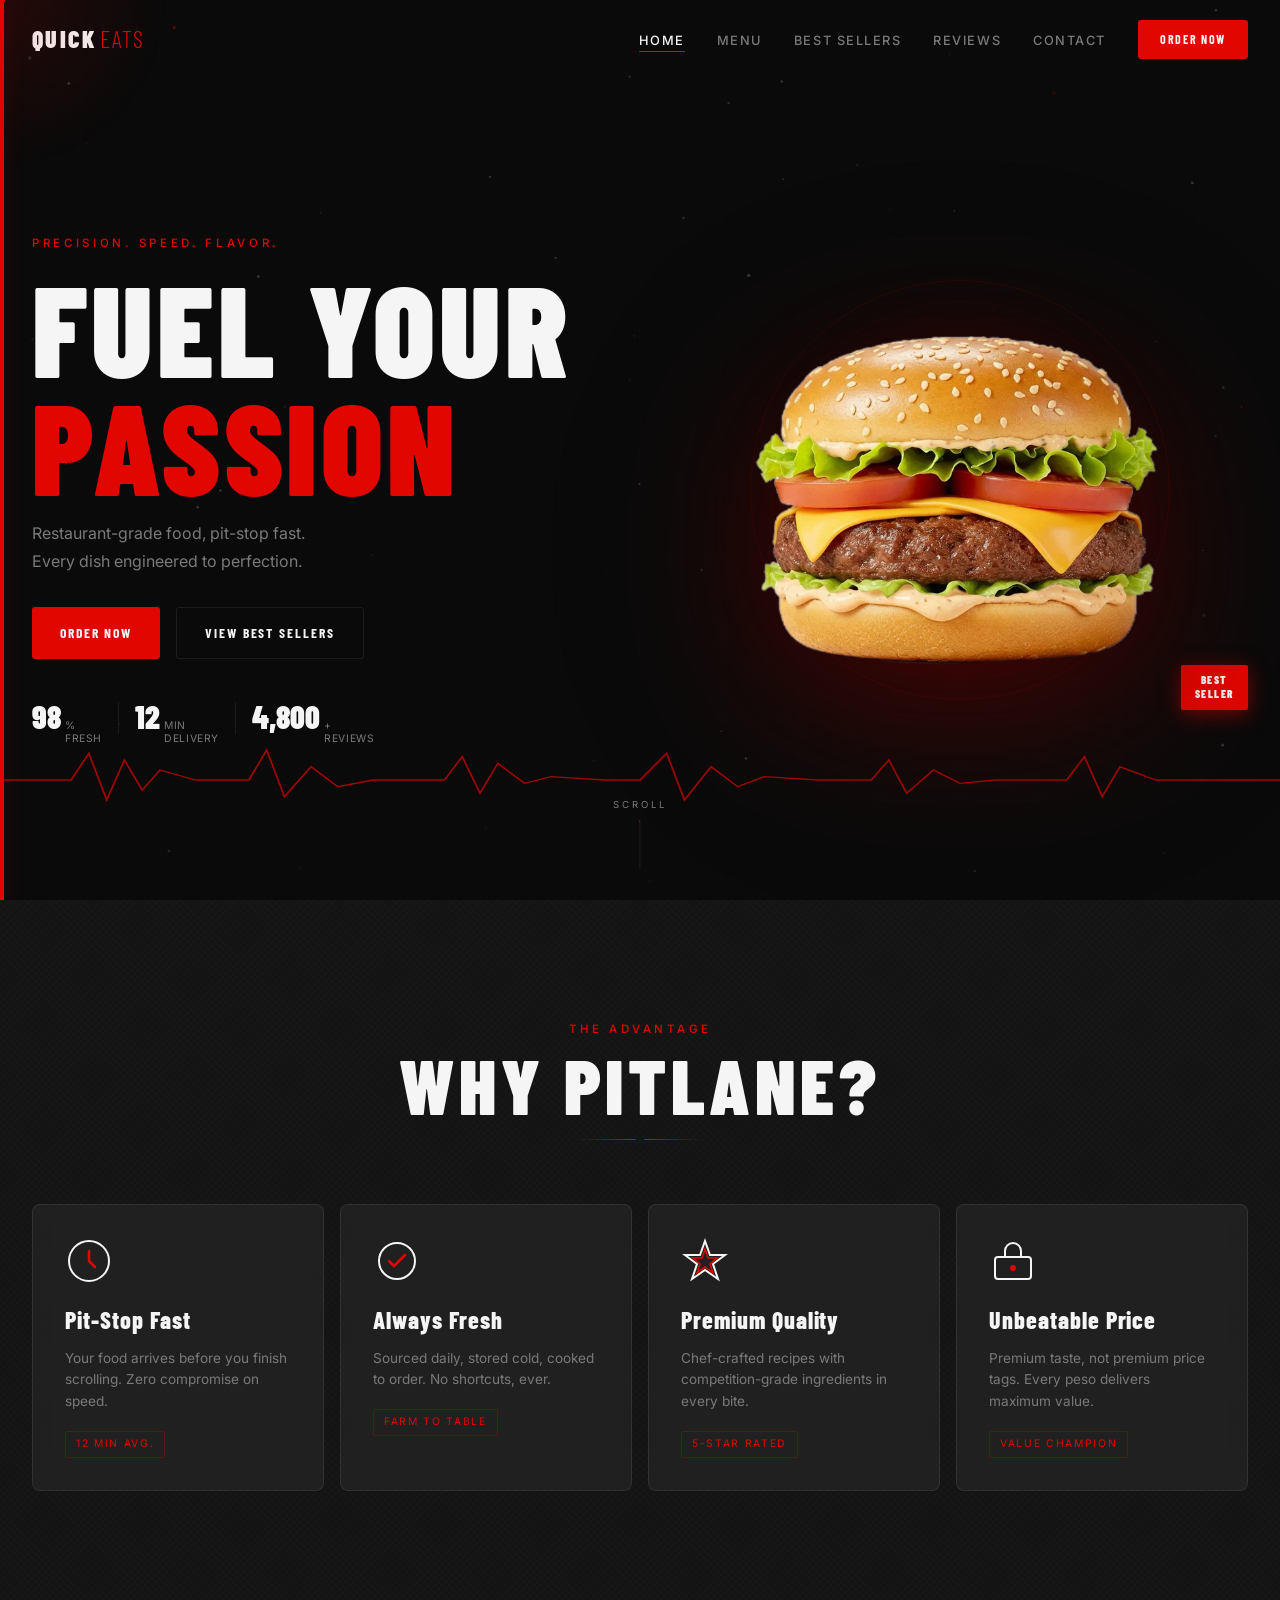
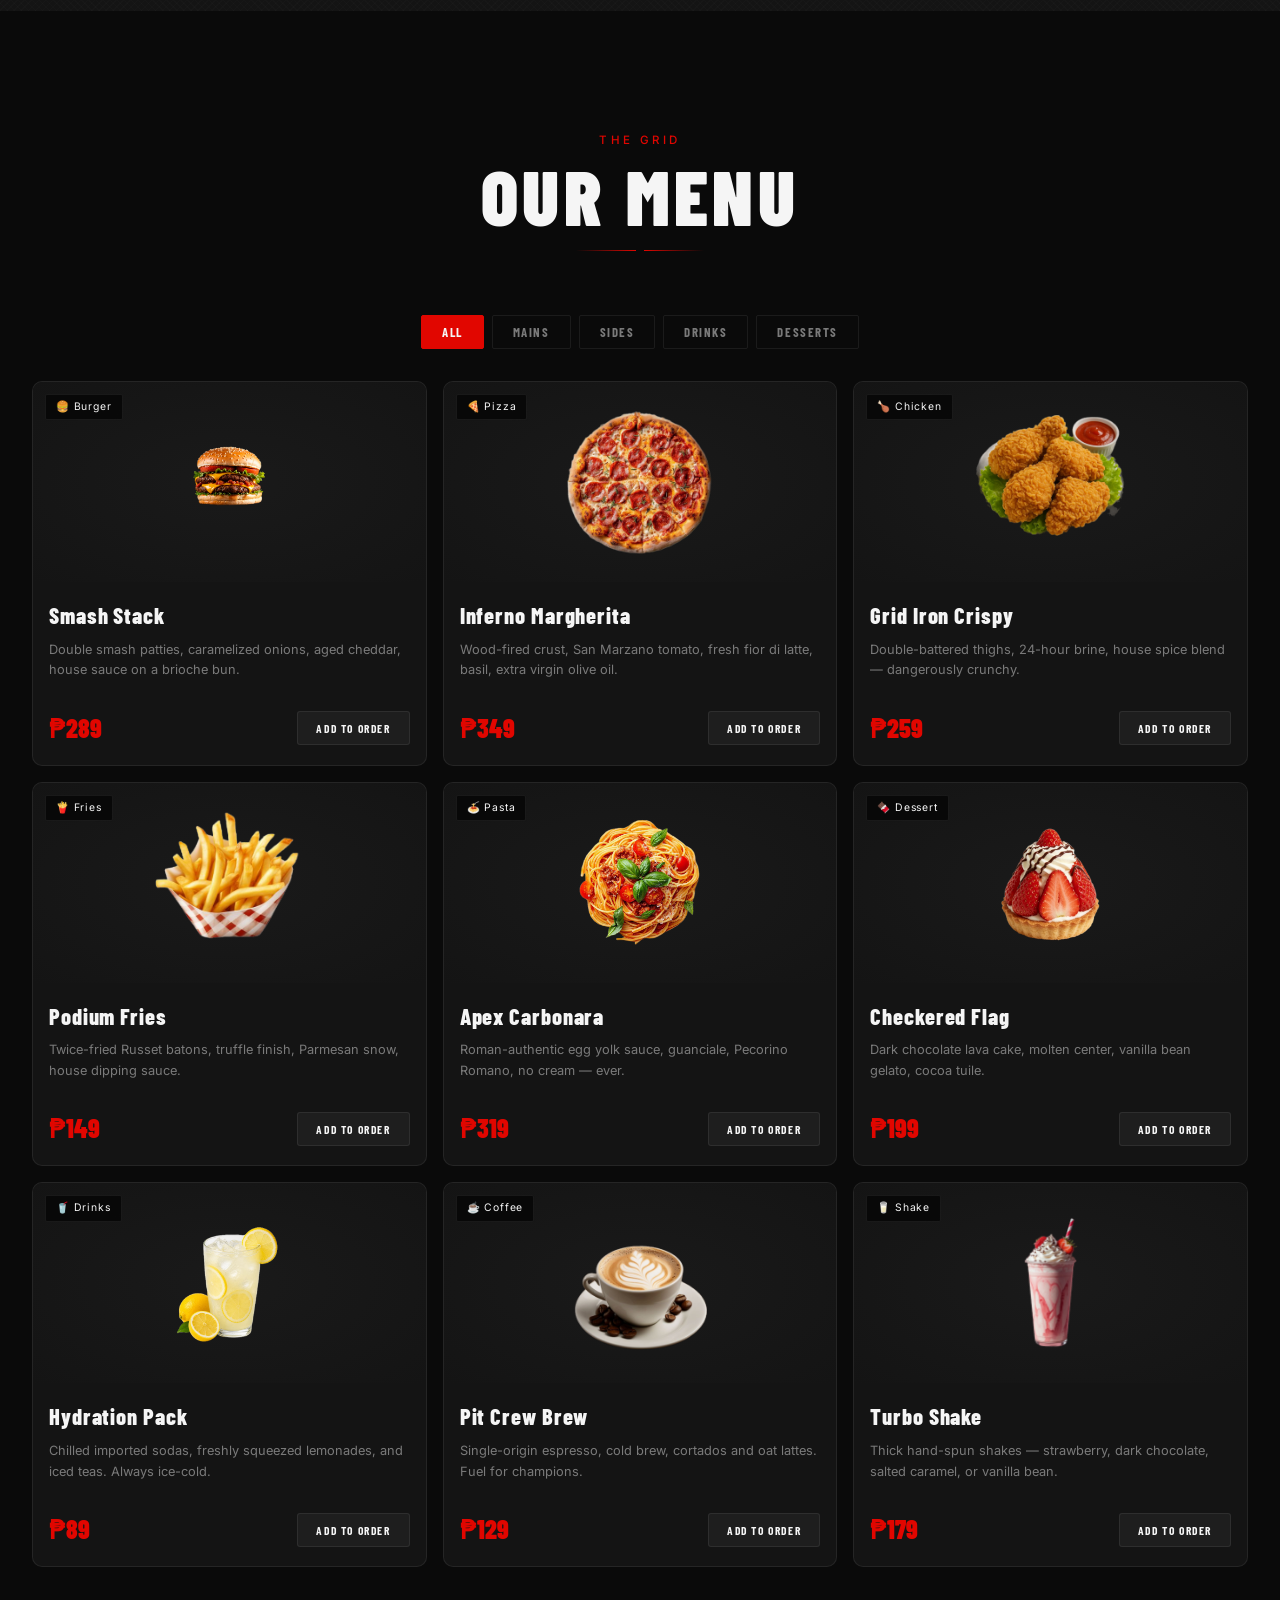
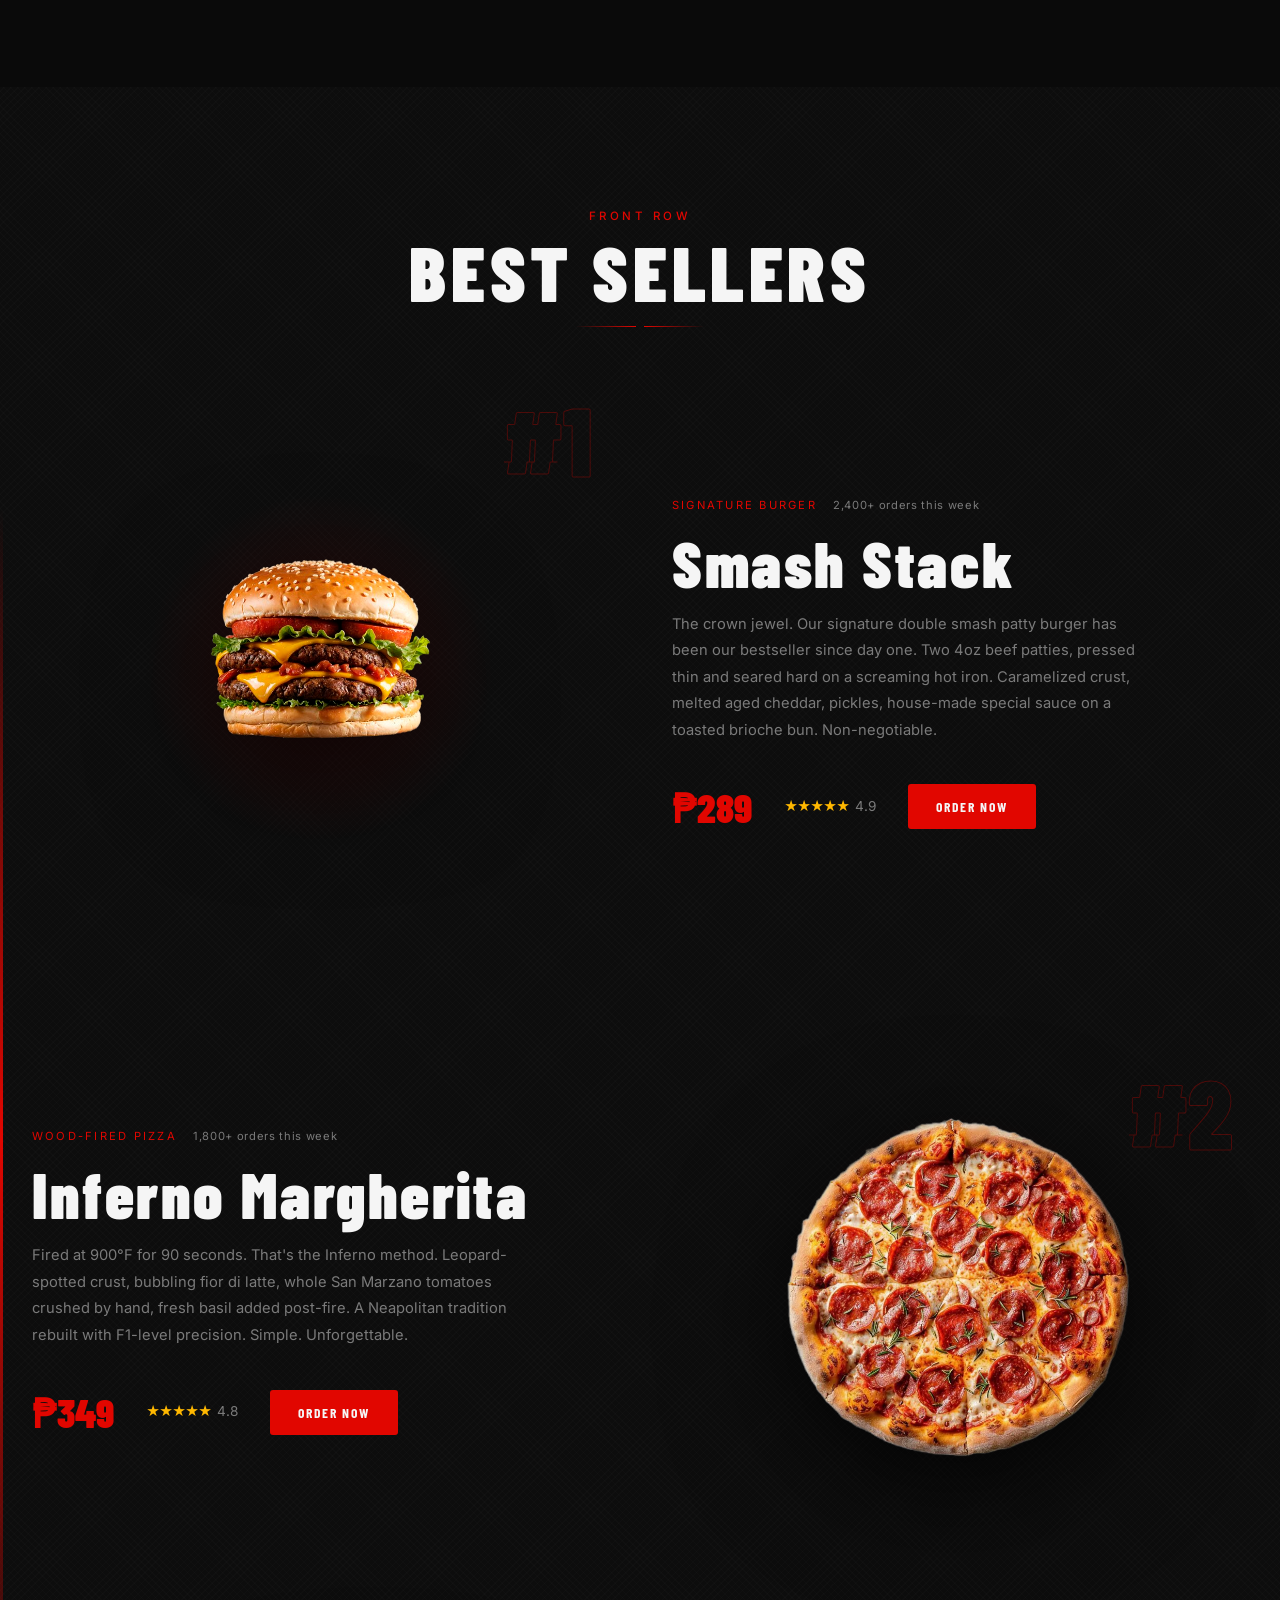
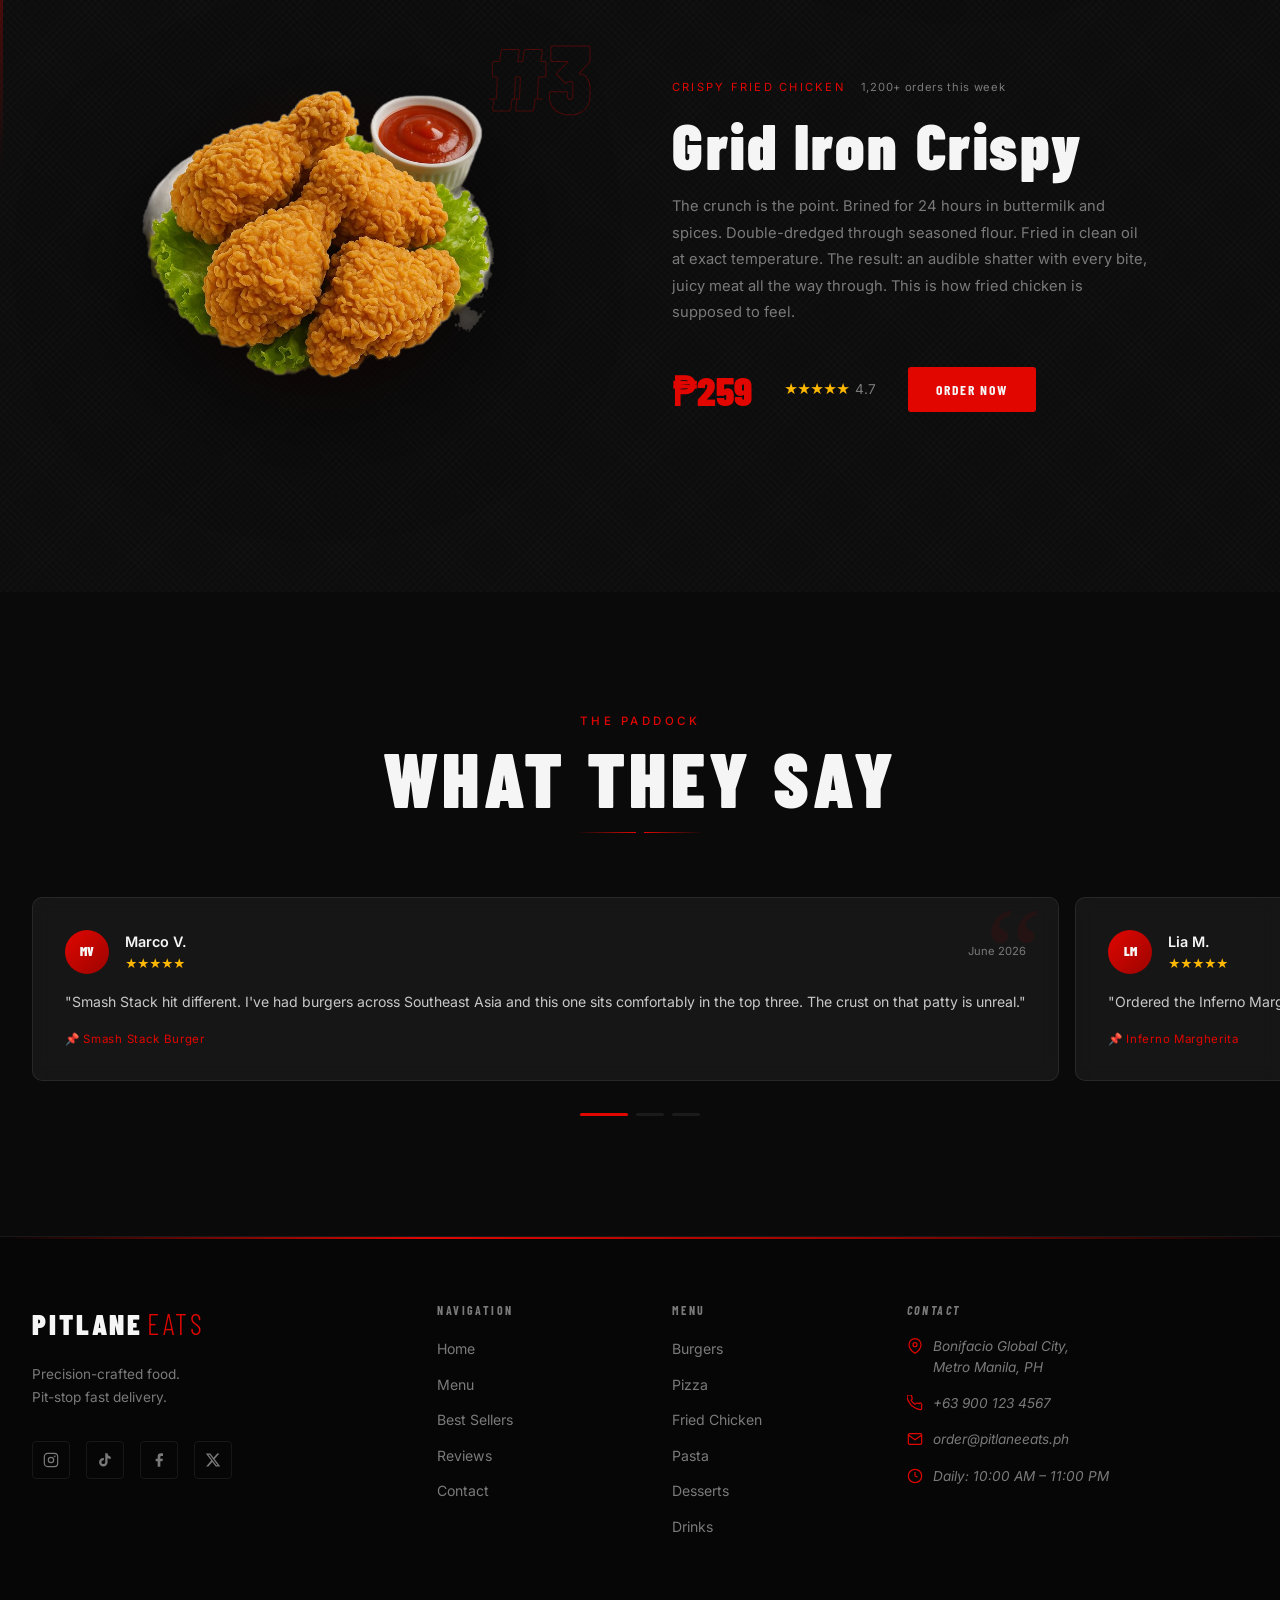
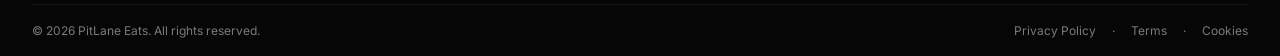
<file: index.html>
<!DOCTYPE html>
<html lang="en">
<head>
  <meta charset="UTF-8" />
  <meta name="viewport" content="width=device-width, initial-scale=1.0" />
  <title>QuickEats — Precision-Crafted Food</title>
  <meta name="description" content="Premium restaurant with Formula 1 speed aesthetics. Fast service, fresh ingredients, unforgettable taste." />
  <link rel="preconnect" href="https://fonts.googleapis.com" />
  <link rel="preconnect" href="https://fonts.gstatic.com" crossorigin />
  <link href="https://fonts.googleapis.com/css2?family=Barlow+Condensed:ital,wght@0,300;0,400;0,600;0,700;0,800;0,900;1,700&family=Inter:wght@300;400;500;600&display=swap" rel="stylesheet" />
  <link rel="stylesheet" href="style.css" />
</head>
<body>

  <!-- ═══════════════════════════════════════
       LOADING SCREEN
  ═══════════════════════════════════════ -->
  <div id="loader" class="loader" aria-hidden="true">
    <div class="loader__track">
      <div class="loader__bar"></div>
    </div>
    <div class="loader__logo">
      <span class="loader__brand">QUICK</span>
      <span class="loader__sub">EATS</span>
    </div>
    <div class="loader__rpm">
      <div class="loader__rpm-ring"></div>
      <div class="loader__rpm-needle"></div>
      <span class="loader__rpm-label">LOADING</span>
    </div>
  </div>

  <!-- ═══════════════════════════════════════
       CURSOR GLOW
  ═══════════════════════════════════════ -->
  <div id="cursor-glow" class="cursor-glow" aria-hidden="true"></div>
  <div id="cursor-dot" class="cursor-dot" aria-hidden="true"></div>

  <!-- ═══════════════════════════════════════
       NAVBAR
  ═══════════════════════════════════════ -->
  <nav class="navbar" id="navbar" role="navigation" aria-label="Main navigation">
    <div class="navbar__inner">
      <a href="#home" class="navbar__logo" aria-label="PitLane Eats home">
        <span class="navbar__logo-main">QUICK</span>
        <span class="navbar__logo-accent">EATS</span>
      </a>

      <ul class="navbar__links" role="list">
        <li><a href="#home" class="navbar__link" data-label="Home">Home</a></li>
        <li><a href="#menu" class="navbar__link" data-label="Menu">Menu</a></li>
        <li><a href="#bestsellers" class="navbar__link" data-label="Best Sellers">Best Sellers</a></li>
        <li><a href="#reviews" class="navbar__link" data-label="Reviews">Reviews</a></li>
        <li><a href="#contact" class="navbar__link" data-label="Contact">Contact</a></li>
      </ul>

      <a href="#menu" class="btn btn--nav">Order Now</a>

      <!-- Mobile hamburger -->
      <button class="navbar__hamburger" id="hamburger" aria-label="Toggle menu" aria-expanded="false" aria-controls="mobile-menu">
        <span></span><span></span><span></span>
      </button>
    </div>

    <!-- Mobile menu -->
    <div class="navbar__mobile" id="mobile-menu" role="dialog" aria-modal="true" aria-label="Mobile navigation">
      <ul role="list">
        <li><a href="#home" class="navbar__mobile-link">Home</a></li>
        <li><a href="#menu" class="navbar__mobile-link">Menu</a></li>
        <li><a href="#bestsellers" class="navbar__mobile-link">Best Sellers</a></li>
        <li><a href="#reviews" class="navbar__mobile-link">Reviews</a></li>
        <li><a href="#contact" class="navbar__mobile-link">Contact</a></li>
      </ul>
    </div>
  </nav>

  <!-- ═══════════════════════════════════════
       SECTION 1 — HERO
  ═══════════════════════════════════════ -->
  <section class="hero" id="home" aria-labelledby="hero-title">

    <!-- Animated canvas background -->
    <canvas id="hero-canvas" class="hero__canvas" aria-hidden="true"></canvas>

    <!-- Racing telemetry SVG line — signature element -->
    <svg class="hero__telemetry" viewBox="0 0 1440 120" preserveAspectRatio="none" aria-hidden="true">
      <path id="telemetry-path" class="hero__telemetry-line"
        d="M0,60 L80,60 L100,20 L120,90 L140,30 L160,75 L180,45 L220,60 L280,60 L300,15 L320,85 L350,40 L380,70 L420,60 L500,60 L520,25 L540,80 L560,35 L590,65 L620,55 L680,60 L720,60 L750,20 L770,90 L800,40 L830,70 L860,55 L920,60 L980,60 L1000,30 L1020,80 L1050,45 L1080,65 L1120,60 L1200,60 L1220,25 L1240,85 L1260,40 L1300,60 L1440,60"
        fill="none" stroke="#E10600" stroke-width="2" stroke-dasharray="3000" stroke-dashoffset="3000"
      />
    </svg>

    <!-- Speed lines -->
    <div class="hero__speed-lines" aria-hidden="true">
      <span></span><span></span><span></span><span></span><span></span>
      <span></span><span></span><span></span><span></span><span></span>
    </div>

    <!-- Racing stripe top -->
    <div class="hero__stripe" aria-hidden="true"></div>

    <div class="hero__content">
      <div class="hero__text">
        <p class="hero__eyebrow reveal-up">Precision. Speed. Flavor.</p>
        <h1 class="hero__title reveal-up" id="hero-title">
          FUEL YOUR<br/>
          <span class="hero__title-accent">PASSION</span>
        </h1>
        <p class="hero__subtitle reveal-up">
          Restaurant-grade food, pit-stop fast.<br/>
          Every dish engineered to perfection.
        </p>
        <div class="hero__actions reveal-up">
          <a href="#menu" class="btn btn--primary">Order Now</a>
          <a href="#bestsellers" class="btn btn--ghost">View Best Sellers</a>
        </div>

        <!-- Live stats strip -->
        <div class="hero__stats reveal-up">
          <div class="hero__stat">
            <span class="hero__stat-num" data-count="98">0</span>
            <span class="hero__stat-label">%<br/>Fresh</span>
          </div>
          <div class="hero__stat-divider" aria-hidden="true"></div>
          <div class="hero__stat">
            <span class="hero__stat-num" data-count="12">0</span>
            <span class="hero__stat-label">min<br/>Delivery</span>
          </div>
          <div class="hero__stat-divider" aria-hidden="true"></div>
          <div class="hero__stat">
            <span class="hero__stat-num" data-count="4800">0</span>
            <span class="hero__stat-label">+<br/>Reviews</span>
          </div>
        </div>
      </div>

      <!-- Hero food image -->
      <div class="hero__image-wrap reveal-right">
        <div class="hero__image-glow" aria-hidden="true"></div>
        <div class="hero__image-ring" aria-hidden="true"></div>
        <img src="hero-burger.png" alt="Signature double smash burger — PitLane's most iconic dish" class="hero__image float-anim" />
        <div class="hero__image-badge" aria-label="Best seller">
          <span>BEST</span><br/><span>SELLER</span>
        </div>
      </div>
    </div>

    <!-- Scroll indicator -->
    <div class="hero__scroll" aria-label="Scroll down">
      <span class="hero__scroll-label">SCROLL</span>
      <div class="hero__scroll-line"><div class="hero__scroll-dot"></div></div>
    </div>

  </section>

  <!-- ═══════════════════════════════════════
       SECTION 2 — WHY CHOOSE US
  ═══════════════════════════════════════ -->
  <section class="why" id="why" aria-labelledby="why-title">
    <div class="container">
      <div class="section-header reveal-up">
        <p class="section-eyebrow">The Advantage</p>
        <h2 class="section-title" id="why-title">WHY PITLANE?</h2>
        <div class="section-stripe" aria-hidden="true"></div>
      </div>

      <div class="why__grid">
        <div class="why__card card-tilt reveal-up" style="--delay:0s">
          <div class="why__card-icon" aria-hidden="true">
            <svg viewBox="0 0 48 48" fill="none" xmlns="http://www.w3.org/2000/svg">
              <circle cx="24" cy="24" r="20" stroke="currentColor" stroke-width="2"/>
              <path d="M24 14V24L30 30" stroke="#E10600" stroke-width="2.5" stroke-linecap="round"/>
            </svg>
          </div>
          <h3 class="why__card-title">Pit-Stop Fast</h3>
          <p class="why__card-desc">Your food arrives before you finish scrolling. Zero compromise on speed.</p>
          <div class="why__card-tag">12 min avg.</div>
        </div>

        <div class="why__card card-tilt reveal-up" style="--delay:0.1s">
          <div class="why__card-icon" aria-hidden="true">
            <svg viewBox="0 0 48 48" fill="none" xmlns="http://www.w3.org/2000/svg">
              <path d="M24 6C14.06 6 6 14.06 6 24s8.06 18 18 18 18-8.06 18-18S33.94 6 24 6z" stroke="currentColor" stroke-width="2"/>
              <path d="M16 24l5 5 11-11" stroke="#E10600" stroke-width="2.5" stroke-linecap="round" stroke-linejoin="round"/>
            </svg>
          </div>
          <h3 class="why__card-title">Always Fresh</h3>
          <p class="why__card-desc">Sourced daily, stored cold, cooked to order. No shortcuts, ever.</p>
          <div class="why__card-tag">Farm to table</div>
        </div>

        <div class="why__card card-tilt reveal-up" style="--delay:0.2s">
          <div class="why__card-icon" aria-hidden="true">
            <svg viewBox="0 0 48 48" fill="none" xmlns="http://www.w3.org/2000/svg">
              <polygon points="24,4 29,18 44,18 32,27 37,42 24,33 11,42 16,27 4,18 19,18" stroke="currentColor" stroke-width="2" fill="none"/>
              <polygon points="24,12 27,21 36,21 29,27 32,36 24,30 16,36 19,27 12,21 21,21" stroke="#E10600" stroke-width="1.5" fill="none"/>
            </svg>
          </div>
          <h3 class="why__card-title">Premium Quality</h3>
          <p class="why__card-desc">Chef-crafted recipes with competition-grade ingredients in every bite.</p>
          <div class="why__card-tag">5-star rated</div>
        </div>

        <div class="why__card card-tilt reveal-up" style="--delay:0.3s">
          <div class="why__card-icon" aria-hidden="true">
            <svg viewBox="0 0 48 48" fill="none" xmlns="http://www.w3.org/2000/svg">
              <rect x="6" y="20" width="36" height="22" rx="3" stroke="currentColor" stroke-width="2"/>
              <path d="M16 20V14a8 8 0 1116 0v6" stroke="currentColor" stroke-width="2"/>
              <circle cx="24" cy="31" r="3" fill="#E10600"/>
            </svg>
          </div>
          <h3 class="why__card-title">Unbeatable Price</h3>
          <p class="why__card-desc">Premium taste, not premium price tags. Every peso delivers maximum value.</p>
          <div class="why__card-tag">Value champion</div>
        </div>
      </div>
    </div>
  </section>

  <!-- ═══════════════════════════════════════
       SECTION 3 — FEATURED MENU
  ═══════════════════════════════════════ -->
  <section class="menu" id="menu" aria-labelledby="menu-title">
    <div class="container">
      <div class="section-header reveal-up">
        <p class="section-eyebrow">The Grid</p>
        <h2 class="section-title" id="menu-title">OUR MENU</h2>
        <div class="section-stripe" aria-hidden="true"></div>
      </div>

      <!-- Category Filter -->
      <div class="menu__filters reveal-up" role="tablist" aria-label="Menu categories">
        <button class="menu__filter active" role="tab" aria-selected="true" data-filter="all">All</button>
        <button class="menu__filter" role="tab" aria-selected="false" data-filter="mains">Mains</button>
        <button class="menu__filter" role="tab" aria-selected="false" data-filter="sides">Sides</button>
        <button class="menu__filter" role="tab" aria-selected="false" data-filter="drinks">Drinks</button>
        <button class="menu__filter" role="tab" aria-selected="false" data-filter="desserts">Desserts</button>
      </div>

      <div class="menu__grid" id="menu-grid">

        <!-- BURGERS -->
        <article class="menu__card card-tilt reveal-up" data-category="mains" style="--delay:0s" aria-label="Smash Stack Burger">
          <div class="menu__card-image-wrap">
            <img src="burger.png" alt="Smash Stack Burger — double smash patties with special sauce" class="menu__card-img float-anim" loading="lazy" />
            <div class="menu__card-badge">🍔 Burger</div>
          </div>
          <div class="menu__card-body">
            <h3 class="menu__card-name">Smash Stack</h3>
            <p class="menu__card-desc">Double smash patties, caramelized onions, aged cheddar, house sauce on a brioche bun.</p>
            <div class="menu__card-footer">
              <span class="menu__card-price">₱289</span>
              <button class="btn btn--sm">Add to Order</button>
            </div>
          </div>
        </article>

        <!-- PIZZA -->
        <article class="menu__card card-tilt reveal-up" data-category="mains" style="--delay:0.1s" aria-label="Inferno Margherita Pizza">
          <div class="menu__card-image-wrap">
            <img src="pizza.png" alt="Inferno Margherita Pizza — wood-fired with fresh basil" class="menu__card-img float-anim" loading="lazy" />
            <div class="menu__card-badge">🍕 Pizza</div>
          </div>
          <div class="menu__card-body">
            <h3 class="menu__card-name">Inferno Margherita</h3>
            <p class="menu__card-desc">Wood-fired crust, San Marzano tomato, fresh fior di latte, basil, extra virgin olive oil.</p>
            <div class="menu__card-footer">
              <span class="menu__card-price">₱349</span>
              <button class="btn btn--sm">Add to Order</button>
            </div>
          </div>
        </article>

        <!-- FRIED CHICKEN -->
        <article class="menu__card card-tilt reveal-up" data-category="mains" style="--delay:0.2s" aria-label="Grid Iron Fried Chicken">
          <div class="menu__card-image-wrap">
            <img src="chicken.png" alt="Grid Iron Fried Chicken — double-battered crispy chicken" class="menu__card-img float-anim" loading="lazy" />
            <div class="menu__card-badge">🍗 Chicken</div>
          </div>
          <div class="menu__card-body">
            <h3 class="menu__card-name">Grid Iron Crispy</h3>
            <p class="menu__card-desc">Double-battered thighs, 24-hour brine, house spice blend — dangerously crunchy.</p>
            <div class="menu__card-footer">
              <span class="menu__card-price">₱259</span>
              <button class="btn btn--sm">Add to Order</button>
            </div>
          </div>
        </article>

        <!-- FRENCH FRIES -->
        <article class="menu__card card-tilt reveal-up" data-category="sides" style="--delay:0.3s" aria-label="Podium Fries">
          <div class="menu__card-image-wrap">
            <img src="fries.png" alt="Podium Fries — twice-fried with truffle finish" class="menu__card-img float-anim" loading="lazy" />
            <div class="menu__card-badge">🍟 Fries</div>
          </div>
          <div class="menu__card-body">
            <h3 class="menu__card-name">Podium Fries</h3>
            <p class="menu__card-desc">Twice-fried Russet batons, truffle finish, Parmesan snow, house dipping sauce.</p>
            <div class="menu__card-footer">
              <span class="menu__card-price">₱149</span>
              <button class="btn btn--sm">Add to Order</button>
            </div>
          </div>
        </article>

        <!-- PASTA -->
        <article class="menu__card card-tilt reveal-up" data-category="mains" style="--delay:0.4s" aria-label="Apex Carbonara Pasta">
          <div class="menu__card-image-wrap">
            <img src="pasta.png" alt="Apex Carbonara — Roman-style pasta with guanciale" class="menu__card-img float-anim" loading="lazy" />
            <div class="menu__card-badge">🍝 Pasta</div>
          </div>
          <div class="menu__card-body">
            <h3 class="menu__card-name">Apex Carbonara</h3>
            <p class="menu__card-desc">Roman-authentic egg yolk sauce, guanciale, Pecorino Romano, no cream — ever.</p>
            <div class="menu__card-footer">
              <span class="menu__card-price">₱319</span>
              <button class="btn btn--sm">Add to Order</button>
            </div>
          </div>
        </article>

        <!-- DESSERTS -->
        <article class="menu__card card-tilt reveal-up" data-category="desserts" style="--delay:0.5s" aria-label="Checkered Flag Dessert">
          <div class="menu__card-image-wrap">
            <img src="dessert.png" alt="Checkered Flag — dark chocolate lava cake" class="menu__card-img float-anim" loading="lazy" />
            <div class="menu__card-badge">🍫 Dessert</div>
          </div>
          <div class="menu__card-body">
            <h3 class="menu__card-name">Checkered Flag</h3>
            <p class="menu__card-desc">Dark chocolate lava cake, molten center, vanilla bean gelato, cocoa tuile.</p>
            <div class="menu__card-footer">
              <span class="menu__card-price">₱199</span>
              <button class="btn btn--sm">Add to Order</button>
            </div>
          </div>
        </article>

        <!-- SOFT DRINKS -->
        <article class="menu__card card-tilt reveal-up" data-category="drinks" style="--delay:0.0s" aria-label="Hydration Pack soft drinks">
          <div class="menu__card-image-wrap">
            <img src="drink.png" alt="Hydration Pack — chilled imported soft drinks" class="menu__card-img float-anim" loading="lazy" />
            <div class="menu__card-badge">🥤 Drinks</div>
          </div>
          <div class="menu__card-body">
            <h3 class="menu__card-name">Hydration Pack</h3>
            <p class="menu__card-desc">Chilled imported sodas, freshly squeezed lemonades, and iced teas. Always ice-cold.</p>
            <div class="menu__card-footer">
              <span class="menu__card-price">₱89</span>
              <button class="btn btn--sm">Add to Order</button>
            </div>
          </div>
        </article>

        <!-- COFFEE -->
        <article class="menu__card card-tilt reveal-up" data-category="drinks" style="--delay:0.1s" aria-label="Pit Crew Coffee">
          <div class="menu__card-image-wrap">
            <img src="coffee.png" alt="Pit Crew Coffee — specialty espresso drinks" class="menu__card-img float-anim" loading="lazy" />
            <div class="menu__card-badge">☕ Coffee</div>
          </div>
          <div class="menu__card-body">
            <h3 class="menu__card-name">Pit Crew Brew</h3>
            <p class="menu__card-desc">Single-origin espresso, cold brew, cortados and oat lattes. Fuel for champions.</p>
            <div class="menu__card-footer">
              <span class="menu__card-price">₱129</span>
              <button class="btn btn--sm">Add to Order</button>
            </div>
          </div>
        </article>

        <!-- MILKSHAKES -->
        <article class="menu__card card-tilt reveal-up" data-category="drinks" style="--delay:0.2s" aria-label="Turbo Shake milkshakes">
          <div class="menu__card-image-wrap">
            <img src="milkshake.png" alt="Turbo Shake — thick premium milkshakes" class="menu__card-img float-anim" loading="lazy" />
            <div class="menu__card-badge">🥛 Shake</div>
          </div>
          <div class="menu__card-body">
            <h3 class="menu__card-name">Turbo Shake</h3>
            <p class="menu__card-desc">Thick hand-spun shakes — strawberry, dark chocolate, salted caramel, or vanilla bean.</p>
            <div class="menu__card-footer">
              <span class="menu__card-price">₱179</span>
              <button class="btn btn--sm">Add to Order</button>
            </div>
          </div>
        </article>

      </div>
    </div>
  </section>

  <!-- ═══════════════════════════════════════
       SECTION 4 — BEST SELLERS
  ═══════════════════════════════════════ -->
  <section class="bestsellers" id="bestsellers" aria-labelledby="bs-title">
    <div class="container">
      <div class="section-header reveal-up">
        <p class="section-eyebrow">Front Row</p>
        <h2 class="section-title" id="bs-title">BEST SELLERS</h2>
        <div class="section-stripe" aria-hidden="true"></div>
      </div>

      <div class="bs__list">

        <!-- FEATURED 1 -->
        <div class="bs__item reveal-left">
          <div class="bs__item-image-wrap">
            <div class="bs__item-glow" aria-hidden="true"></div>
            <img src="burger.png" alt="Smash Stack Burger — #1 bestseller" class="bs__item-img float-anim" loading="lazy" />
            <div class="bs__item-rank" aria-label="Rank 1">#1</div>
          </div>
          <div class="bs__item-content">
            <div class="bs__item-meta">
              <span class="bs__item-category">Signature Burger</span>
              <span class="bs__item-orders">2,400+ orders this week</span>
            </div>
            <h3 class="bs__item-name">Smash Stack</h3>
            <p class="bs__item-desc">The crown jewel. Our signature double smash patty burger has been our bestseller since day one. Two 4oz beef patties, pressed thin and seared hard on a screaming hot iron. Caramelized crust, melted aged cheddar, pickles, house-made special sauce on a toasted brioche bun. Non-negotiable.</p>
            <div class="bs__item-footer">
              <span class="bs__item-price">₱289</span>
              <div class="bs__item-rating" aria-label="Rating: 4.9 out of 5">
                <span class="stars" aria-hidden="true">★★★★★</span>
                <span>4.9</span>
              </div>
              <button class="btn btn--primary">Order Now</button>
            </div>
          </div>
        </div>

        <!-- FEATURED 2 -->
        <div class="bs__item bs__item--reverse reveal-right">
          <div class="bs__item-image-wrap">
            <div class="bs__item-glow" aria-hidden="true"></div>
            <img src="pizza.png" alt="Inferno Margherita Pizza — #2 bestseller" class="bs__item-img float-anim" loading="lazy" />
            <div class="bs__item-rank" aria-label="Rank 2">#2</div>
          </div>
          <div class="bs__item-content">
            <div class="bs__item-meta">
              <span class="bs__item-category">Wood-Fired Pizza</span>
              <span class="bs__item-orders">1,800+ orders this week</span>
            </div>
            <h3 class="bs__item-name">Inferno Margherita</h3>
            <p class="bs__item-desc">Fired at 900°F for 90 seconds. That's the Inferno method. Leopard-spotted crust, bubbling fior di latte, whole San Marzano tomatoes crushed by hand, fresh basil added post-fire. A Neapolitan tradition rebuilt with F1-level precision. Simple. Unforgettable.</p>
            <div class="bs__item-footer">
              <span class="bs__item-price">₱349</span>
              <div class="bs__item-rating" aria-label="Rating: 4.8 out of 5">
                <span class="stars" aria-hidden="true">★★★★★</span>
                <span>4.8</span>
              </div>
              <button class="btn btn--primary">Order Now</button>
            </div>
          </div>
        </div>

        <!-- FEATURED 3 -->
        <div class="bs__item reveal-left">
          <div class="bs__item-image-wrap">
            <div class="bs__item-glow" aria-hidden="true"></div>
            <img src="chicken.png" alt="Grid Iron Fried Chicken — #3 bestseller" class="bs__item-img float-anim" loading="lazy" />
            <div class="bs__item-rank" aria-label="Rank 3">#3</div>
          </div>
          <div class="bs__item-content">
            <div class="bs__item-meta">
              <span class="bs__item-category">Crispy Fried Chicken</span>
              <span class="bs__item-orders">1,200+ orders this week</span>
            </div>
            <h3 class="bs__item-name">Grid Iron Crispy</h3>
            <p class="bs__item-desc">The crunch is the point. Brined for 24 hours in buttermilk and spices. Double-dredged through seasoned flour. Fried in clean oil at exact temperature. The result: an audible shatter with every bite, juicy meat all the way through. This is how fried chicken is supposed to feel.</p>
            <div class="bs__item-footer">
              <span class="bs__item-price">₱259</span>
              <div class="bs__item-rating" aria-label="Rating: 4.7 out of 5">
                <span class="stars" aria-hidden="true">★★★★★</span>
                <span>4.7</span>
              </div>
              <button class="btn btn--primary">Order Now</button>
            </div>
          </div>
        </div>

      </div>
    </div>
  </section>

  <!-- ═══════════════════════════════════════
       SECTION 5 — CUSTOMER REVIEWS
  ═══════════════════════════════════════ -->
  <section class="reviews" id="reviews" aria-labelledby="reviews-title">
    <div class="container">
      <div class="section-header reveal-up">
        <p class="section-eyebrow">The Paddock</p>
        <h2 class="section-title" id="reviews-title">WHAT THEY SAY</h2>
        <div class="section-stripe" aria-hidden="true"></div>
      </div>

      <div class="reviews__track-wrap">
        <div class="reviews__track" id="reviews-track" aria-label="Customer reviews carousel">

          <article class="reviews__card card-tilt" aria-label="Review by Marco V.">
            <div class="reviews__card-top">
              <div class="reviews__avatar" aria-hidden="true">MV</div>
              <div class="reviews__info">
                <p class="reviews__name">Marco V.</p>
                <div class="reviews__stars" aria-label="5 star rating">★★★★★</div>
              </div>
              <span class="reviews__date">June 2026</span>
            </div>
            <blockquote class="reviews__quote">
              "Smash Stack hit different. I've had burgers across Southeast Asia and this one sits comfortably in the top three. The crust on that patty is unreal."
            </blockquote>
            <p class="reviews__dish">📌 Smash Stack Burger</p>
          </article>

          <article class="reviews__card card-tilt" aria-label="Review by Lia M.">
            <div class="reviews__card-top">
              <div class="reviews__avatar" aria-hidden="true">LM</div>
              <div class="reviews__info">
                <p class="reviews__name">Lia M.</p>
                <div class="reviews__stars" aria-label="5 star rating">★★★★★</div>
              </div>
              <span class="reviews__date">May 2026</span>
            </div>
            <blockquote class="reviews__quote">
              "Ordered the Inferno Margherita and it arrived in 11 minutes. Still had that leopard-char crunch on delivery. They really figured out the packaging."
            </blockquote>
            <p class="reviews__dish">📌 Inferno Margherita</p>
          </article>

          <article class="reviews__card card-tilt" aria-label="Review by Jace R.">
            <div class="reviews__card-top">
              <div class="reviews__avatar" aria-hidden="true">JR</div>
              <div class="reviews__info">
                <p class="reviews__name">Jace R.</p>
                <div class="reviews__stars" aria-label="5 star rating">★★★★★</div>
              </div>
              <span class="reviews__date">May 2026</span>
            </div>
            <blockquote class="reviews__quote">
              "Best truffle fries I've had at this price point. Period. The Pit Brew espresso was incredible too. I ordered three times in a week."
            </blockquote>
            <p class="reviews__dish">📌 Podium Fries + Pit Crew Brew</p>
          </article>

          <article class="reviews__card card-tilt" aria-label="Review by Anya S.">
            <div class="reviews__card-top">
              <div class="reviews__avatar" aria-hidden="true">AS</div>
              <div class="reviews__info">
                <p class="reviews__name">Anya S.</p>
                <div class="reviews__stars" aria-label="4 star rating">★★★★☆</div>
              </div>
              <span class="reviews__date">April 2026</span>
            </div>
            <blockquote class="reviews__quote">
              "The Checkered Flag lava cake. I thought it was a gimmick. It absolutely is not. That molten center with the vanilla gelato — nothing compares."
            </blockquote>
            <p class="reviews__dish">📌 Checkered Flag Dessert</p>
          </article>

          <article class="reviews__card card-tilt" aria-label="Review by Ren D.">
            <div class="reviews__card-top">
              <div class="reviews__avatar" aria-hidden="true">RD</div>
              <div class="reviews__info">
                <p class="reviews__name">Ren D.</p>
                <div class="reviews__stars" aria-label="5 star rating">★★★★★</div>
              </div>
              <span class="reviews__date">April 2026</span>
            </div>
            <blockquote class="reviews__quote">
              "The Apex Carbonara is criminally underrated on this menu. Silky, no cream, actual guanciale. Roman technique, PitLane efficiency. Unmatched."
            </blockquote>
            <p class="reviews__dish">📌 Apex Carbonara</p>
          </article>

          <article class="reviews__card card-tilt" aria-label="Review by Carlos T.">
            <div class="reviews__card-top">
              <div class="reviews__avatar" aria-hidden="true">CT</div>
              <div class="reviews__info">
                <p class="reviews__name">Carlos T.</p>
                <div class="reviews__stars" aria-label="5 star rating">★★★★★</div>
              </div>
              <span class="reviews__date">March 2026</span>
            </div>
            <blockquote class="reviews__quote">
              "Turbo Shake salted caramel is thick enough to stand a spoon in. That's the standard I use. PitLane clears it easily. Already coming back this weekend."
            </blockquote>
            <p class="reviews__dish">📌 Turbo Shake</p>
          </article>

        </div>
      </div>

      <!-- Review nav dots -->
      <div class="reviews__dots" role="tablist" aria-label="Review navigation">
        <button class="reviews__dot active" role="tab" aria-selected="true" data-index="0" aria-label="Review group 1"></button>
        <button class="reviews__dot" role="tab" aria-selected="false" data-index="1" aria-label="Review group 2"></button>
        <button class="reviews__dot" role="tab" aria-selected="false" data-index="2" aria-label="Review group 3"></button>
      </div>

    </div>
  </section>

  <!-- ═══════════════════════════════════════
       FOOTER
  ═══════════════════════════════════════ -->
  <footer class="footer" id="contact" role="contentinfo">
    <div class="footer__racing-line" aria-hidden="true"></div>

    <div class="container">
      <div class="footer__grid">

        <!-- Brand col -->
        <div class="footer__brand">
          <a href="#home" class="footer__logo" aria-label="PitLane Eats">
            <span>PITLANE</span><span class="footer__logo-accent">EATS</span>
          </a>
          <p class="footer__tagline">Precision-crafted food.<br/>Pit-stop fast delivery.</p>
          <div class="footer__social" aria-label="Social media links">
            <!-- Instagram -->
            <a href="#" class="footer__social-link" aria-label="Instagram">
              <svg viewBox="0 0 24 24" fill="none" stroke="currentColor" stroke-width="1.8" aria-hidden="true">
                <rect x="2" y="2" width="20" height="20" rx="5" ry="5"/>
                <circle cx="12" cy="12" r="4"/>
                <circle cx="17.5" cy="6.5" r="0.5" fill="currentColor"/>
              </svg>
            </a>
            <!-- TikTok -->
            <a href="#" class="footer__social-link" aria-label="TikTok">
              <svg viewBox="0 0 24 24" fill="currentColor" aria-hidden="true">
                <path d="M19.59 6.69a4.83 4.83 0 01-3.77-4.25V2h-3.45v13.67a2.89 2.89 0 01-2.88 2.5 2.89 2.89 0 01-2.89-2.89 2.89 2.89 0 012.89-2.89c.28 0 .54.04.79.1V9.01a6.32 6.32 0 00-.79-.05 6.34 6.34 0 00-6.34 6.34 6.34 6.34 0 006.34 6.34 6.34 6.34 0 006.33-6.34V9.03a8.16 8.16 0 004.77 1.52V7.12a4.85 4.85 0 01-1-.43z"/>
              </svg>
            </a>
            <!-- Facebook -->
            <a href="#" class="footer__social-link" aria-label="Facebook">
              <svg viewBox="0 0 24 24" fill="currentColor" aria-hidden="true">
                <path d="M18 2h-3a5 5 0 00-5 5v3H7v4h3v8h4v-8h3l1-4h-4V7a1 1 0 011-1h3z"/>
              </svg>
            </a>
            <!-- X / Twitter -->
            <a href="#" class="footer__social-link" aria-label="X (Twitter)">
              <svg viewBox="0 0 24 24" fill="currentColor" aria-hidden="true">
                <path d="M18.244 2.25h3.308l-7.227 8.26 8.502 11.24H16.17l-5.214-6.817L4.99 21.75H1.68l7.73-8.835L1.254 2.25H8.08l4.713 6.231zm-1.161 17.52h1.833L7.084 4.126H5.117z"/>
              </svg>
            </a>
          </div>
        </div>

        <!-- Quick links -->
        <nav class="footer__nav" aria-label="Footer navigation">
          <h4 class="footer__heading">Navigation</h4>
          <ul role="list">
            <li><a href="#home">Home</a></li>
            <li><a href="#menu">Menu</a></li>
            <li><a href="#bestsellers">Best Sellers</a></li>
            <li><a href="#reviews">Reviews</a></li>
            <li><a href="#contact">Contact</a></li>
          </ul>
        </nav>

        <!-- Menu links -->
        <nav class="footer__nav" aria-label="Menu categories">
          <h4 class="footer__heading">Menu</h4>
          <ul role="list">
            <li><a href="#menu">Burgers</a></li>
            <li><a href="#menu">Pizza</a></li>
            <li><a href="#menu">Fried Chicken</a></li>
            <li><a href="#menu">Pasta</a></li>
            <li><a href="#menu">Desserts</a></li>
            <li><a href="#menu">Drinks</a></li>
          </ul>
        </nav>

        <!-- Contact -->
        <address class="footer__contact">
          <h4 class="footer__heading">Contact</h4>
          <ul role="list">
            <li>
              <svg viewBox="0 0 24 24" fill="none" stroke="currentColor" stroke-width="1.8" aria-hidden="true"><path d="M21 10c0 7-9 13-9 13s-9-6-9-13a9 9 0 1118 0z"/><circle cx="12" cy="10" r="3"/></svg>
              <span>Bonifacio Global City,<br/>Metro Manila, PH</span>
            </li>
            <li>
              <svg viewBox="0 0 24 24" fill="none" stroke="currentColor" stroke-width="1.8" aria-hidden="true"><path d="M22 16.92v3a2 2 0 01-2.18 2 19.79 19.79 0 01-8.63-3.07A19.5 19.5 0 013.07 10.8 19.79 19.79 0 010 2.18a2 2 0 012-2.18h3a2 2 0 012 1.72 12.84 12.84 0 00.7 2.81 2 2 0 01-.45 2.11L6.09 7.91a16 16 0 006 6l1.27-1.27a2 2 0 012.11-.45 12.84 12.84 0 002.81.7A2 2 0 0122 13.9v3z"/></svg>
              <a href="tel:+639001234567">+63 900 123 4567</a>
            </li>
            <li>
              <svg viewBox="0 0 24 24" fill="none" stroke="currentColor" stroke-width="1.8" aria-hidden="true"><path d="M4 4h16c1.1 0 2 .9 2 2v12c0 1.1-.9 2-2 2H4c-1.1 0-2-.9-2-2V6c0-1.1.9-2 2-2z"/><polyline points="22,6 12,13 2,6"/></svg>
              <a href="mailto:order@pitlaneeats.ph">order@pitlaneeats.ph</a>
            </li>
            <li>
              <svg viewBox="0 0 24 24" fill="none" stroke="currentColor" stroke-width="1.8" aria-hidden="true"><circle cx="12" cy="12" r="10"/><polyline points="12,6 12,12 16,14"/></svg>
              <span>Daily: 10:00 AM – 11:00 PM</span>
            </li>
          </ul>
        </address>

      </div>

      <div class="footer__bottom">
        <p>&copy; 2026 PitLane Eats. All rights reserved.</p>
        <p class="footer__legal">
          <a href="#">Privacy Policy</a>
          <span aria-hidden="true">·</span>
          <a href="#">Terms</a>
          <span aria-hidden="true">·</span>
          <a href="#">Cookies</a>
        </p>
      </div>
    </div>
  </footer>

  <script src="script.js"></script>
</body>
</html>
</file>
<file: style.css>
/* ═══════════════════════════════════════════════════════════
   PITLANE EATS — style.css
   F1-Inspired Premium Restaurant Landing Page
   Typography: Barlow Condensed (display) + Inter (body)
   Palette:
     --void:    #0A0A0A   deep background
     --carbon:  #141414   card backgrounds
     --panel:   #1E1E1E   elevated panels
     --glass:   rgba(255,255,255,0.05)
     --red:     #E10600   racing red
     --red-dim: #A00000   dimmed red
     --white:   #F5F5F5   off-white
     --muted:   #888888   secondary text
     --border:  rgba(255,255,255,0.08)
═══════════════════════════════════════════════════════════ */

/* ─── 1. RESET & CUSTOM PROPERTIES ─────────────────────── */
*, *::before, *::after {
  margin: 0;
  padding: 0;
  box-sizing: border-box;
}

:root {
  --void:        #0A0A0A;
  --carbon:      #141414;
  --panel:       #1E1E1E;
  --glass:       rgba(255, 255, 255, 0.05);
  --glass-border:rgba(255, 255, 255, 0.08);
  --red:         #E10600;
  --red-dim:     #9B0400;
  --red-glow:    rgba(225, 6, 0, 0.3);
  --white:       #F5F5F5;
  --muted:       #7A7A7A;
  --border:      rgba(255, 255, 255, 0.07);

  /* Typography */
  --font-display: 'Barlow Condensed', sans-serif;
  --font-body:    'Inter', sans-serif;

  /* Spacing */
  --gap-xs:   8px;
  --gap-sm:   16px;
  --gap-md:   32px;
  --gap-lg:   64px;
  --gap-xl:   120px;

  /* Timing */
  --ease-snap:   cubic-bezier(0.23, 1, 0.32, 1);
  --ease-spring: cubic-bezier(0.34, 1.56, 0.64, 1);
}

html {
  scroll-behavior: smooth;
  font-size: 16px;
}

body {
  background-color: var(--void);
  color: var(--white);
  font-family: var(--font-body);
  font-weight: 400;
  line-height: 1.6;
  overflow-x: hidden;
  cursor: none; /* custom cursor */
  -webkit-font-smoothing: antialiased;
}

/* Restore default cursor on interactive elements for accessibility fallback */
@media (hover: none) {
  body { cursor: auto; }
  .cursor-glow, .cursor-dot { display: none; }
}

img { display: block; width: 100%; height: auto; }
a  { color: inherit; text-decoration: none; }
ul { list-style: none; }
button { cursor: none; border: none; background: none; font-family: var(--font-body); }

/* ─── 2. SCROLLBAR ────────────────────────────────────────── */
::-webkit-scrollbar              { width: 4px; }
::-webkit-scrollbar-track        { background: var(--carbon); }
::-webkit-scrollbar-thumb        { background: var(--red); border-radius: 2px; }
::-webkit-scrollbar-thumb:hover  { background: #ff1a00; }

/* ─── 3. SELECTION ───────────────────────────────────────── */
::selection { background: var(--red); color: var(--white); }

/* ─── 4. UTILITIES ───────────────────────────────────────── */
.container {
  width: 100%;
  max-width: 1280px;
  margin-inline: auto;
  padding-inline: var(--gap-md);
}

/* Carbon-fiber texture utility */
.cf-bg {
  background-image:
    repeating-linear-gradient(
      45deg,
      rgba(255,255,255,0.015) 0px,
      rgba(255,255,255,0.015) 1px,
      transparent 1px,
      transparent 4px
    ),
    repeating-linear-gradient(
      -45deg,
      rgba(255,255,255,0.015) 0px,
      rgba(255,255,255,0.015) 1px,
      transparent 1px,
      transparent 4px
    );
}

/* ─── 5. CUSTOM CURSOR ───────────────────────────────────── */
.cursor-glow {
  position: fixed;
  top: 0; left: 0;
  width: 340px;
  height: 340px;
  pointer-events: none;
  z-index: 9999;
  transform: translate(-50%, -50%);
  background: radial-gradient(circle, rgba(225,6,0,0.12) 0%, transparent 70%);
  transition: opacity 0.3s ease;
  will-change: transform;
}

.cursor-dot {
  position: fixed;
  top: 0; left: 0;
  width: 10px;
  height: 10px;
  border: 1.5px solid var(--red);
  border-radius: 50%;
  pointer-events: none;
  z-index: 10000;
  transform: translate(-50%, -50%);
  transition: transform 0.08s var(--ease-snap), background 0.2s;
  will-change: transform;
}
.cursor-dot.hover {
  transform: translate(-50%, -50%) scale(2.5);
  background: rgba(225,6,0,0.3);
}

/* ─── 6. LOADING SCREEN ──────────────────────────────────── */
.loader {
  position: fixed;
  inset: 0;
  background: var(--void);
  z-index: 100000;
  display: flex;
  flex-direction: column;
  align-items: center;
  justify-content: center;
  gap: var(--gap-md);
  transition: opacity 0.6s ease, visibility 0.6s ease;
}
.loader.hidden {
  opacity: 0;
  visibility: hidden;
  pointer-events: none;
}

.loader__logo {
  display: flex;
  align-items: baseline;
  gap: 6px;
}
.loader__brand {
  font-family: var(--font-display);
  font-size: 3rem;
  font-weight: 900;
  letter-spacing: 0.12em;
  color: var(--white);
}
.loader__sub {
  font-family: var(--font-display);
  font-size: 3rem;
  font-weight: 300;
  letter-spacing: 0.08em;
  color: var(--red);
}

/* Track bar */
.loader__track {
  width: 280px;
  height: 3px;
  background: var(--panel);
  border-radius: 2px;
  overflow: hidden;
}
.loader__bar {
  height: 100%;
  background: var(--red);
  border-radius: 2px;
  width: 0%;
  animation: loader-fill 2s var(--ease-snap) forwards;
  box-shadow: 0 0 12px var(--red-glow);
}
@keyframes loader-fill {
  0%   { width: 0%; }
  60%  { width: 80%; }
  80%  { width: 92%; }
  100% { width: 100%; }
}

/* RPM dial */
.loader__rpm {
  position: relative;
  width: 80px;
  height: 80px;
  display: flex;
  align-items: center;
  justify-content: center;
}
.loader__rpm-ring {
  position: absolute;
  inset: 0;
  border-radius: 50%;
  border: 2px solid var(--panel);
  border-top-color: var(--red);
  animation: spin 0.8s linear infinite;
}
@keyframes spin { to { transform: rotate(360deg); } }
.loader__rpm-label {
  font-family: var(--font-display);
  font-size: 0.6rem;
  letter-spacing: 0.2em;
  color: var(--muted);
}

/* ─── 7. NAVBAR ──────────────────────────────────────────── */
.navbar {
  position: fixed;
  top: 0;
  inset-inline: 0;
  z-index: 1000;
  padding-block: 20px;
  transition: background 0.4s ease, padding 0.3s ease, backdrop-filter 0.4s ease;
  border-bottom: 1px solid transparent;
}
.navbar.scrolled {
  background: rgba(10, 10, 10, 0.85);
  backdrop-filter: blur(20px);
  -webkit-backdrop-filter: blur(20px);
  padding-block: 14px;
  border-bottom-color: var(--border);
}

.navbar__inner {
  max-width: 1280px;
  margin-inline: auto;
  padding-inline: var(--gap-md);
  display: flex;
  align-items: center;
  gap: var(--gap-md);
}

/* Logo */
.navbar__logo {
  display: flex;
  align-items: baseline;
  gap: 4px;
  margin-right: auto;
}
.navbar__logo-main {
  font-family: var(--font-display);
  font-size: 1.5rem;
  font-weight: 900;
  letter-spacing: 0.1em;
}
.navbar__logo-accent {
  font-family: var(--font-display);
  font-size: 1.5rem;
  font-weight: 300;
  color: var(--red);
  letter-spacing: 0.06em;
}

/* Desktop links */
.navbar__links {
  display: flex;
  gap: var(--gap-md);
}
.navbar__link {
  font-size: 0.8rem;
  font-weight: 500;
  letter-spacing: 0.12em;
  text-transform: uppercase;
  color: var(--muted);
  position: relative;
  padding-bottom: 4px;
  transition: color 0.2s;
}
.navbar__link::after {
  content: '';
  position: absolute;
  bottom: 0; left: 0;
  width: 0;
  height: 1px;
  background: var(--red);
  transition: width 0.3s var(--ease-snap);
}
.navbar__link:hover,
.navbar__link.active {
  color: var(--white);
}
.navbar__link:hover::after,
.navbar__link.active::after {
  width: 100%;
}

/* Hamburger */
.navbar__hamburger {
  display: none;
  flex-direction: column;
  gap: 5px;
  padding: 6px;
  cursor: none;
}
.navbar__hamburger span {
  display: block;
  width: 22px;
  height: 1.5px;
  background: var(--white);
  border-radius: 1px;
  transition: transform 0.3s, opacity 0.3s;
}
.navbar__hamburger.open span:nth-child(1) { transform: translateY(6.5px) rotate(45deg); }
.navbar__hamburger.open span:nth-child(2) { opacity: 0; }
.navbar__hamburger.open span:nth-child(3) { transform: translateY(-6.5px) rotate(-45deg); }

/* Mobile menu */
.navbar__mobile {
  display: none;
  position: absolute;
  top: 100%;
  inset-inline: 0;
  background: rgba(10,10,10,0.97);
  backdrop-filter: blur(20px);
  padding: var(--gap-md);
  border-bottom: 1px solid var(--border);
  animation: slideDown 0.3s var(--ease-snap);
}
.navbar__mobile.open { display: block; }
.navbar__mobile ul { display: flex; flex-direction: column; gap: var(--gap-sm); }
.navbar__mobile-link {
  font-family: var(--font-display);
  font-size: 1.8rem;
  font-weight: 700;
  letter-spacing: 0.06em;
  color: var(--muted);
  transition: color 0.2s, padding-left 0.2s;
  display: block;
}
.navbar__mobile-link:hover { color: var(--white); padding-left: 8px; }

@keyframes slideDown {
  from { opacity: 0; transform: translateY(-10px); }
  to   { opacity: 1; transform: translateY(0); }
}

/* ─── 8. BUTTONS ─────────────────────────────────────────── */
.btn {
  display: inline-flex;
  align-items: center;
  justify-content: center;
  font-family: var(--font-display);
  font-weight: 700;
  font-size: 0.85rem;
  letter-spacing: 0.14em;
  text-transform: uppercase;
  border-radius: 3px;
  padding: 14px 28px;
  transition: all 0.25s var(--ease-snap);
  position: relative;
  overflow: hidden;
}
.btn::before {
  content: '';
  position: absolute;
  inset: 0;
  background: rgba(255,255,255,0.08);
  transform: scaleX(0);
  transform-origin: left;
  transition: transform 0.3s var(--ease-snap);
}
.btn:hover::before { transform: scaleX(1); }

.btn--primary {
  background: var(--red);
  color: var(--white);
  box-shadow: 0 0 0 0 var(--red-glow);
}
.btn--primary:hover {
  background: #ff1500;
  box-shadow: 0 0 30px var(--red-glow);
  transform: translateY(-2px);
}
.btn--primary:active { transform: translateY(0); }

.btn--ghost {
  background: transparent;
  color: var(--white);
  border: 1px solid var(--glass-border);
}
.btn--ghost:hover {
  border-color: var(--red);
  color: var(--red);
  transform: translateY(-2px);
}

.btn--nav {
  background: var(--red);
  color: var(--white);
  padding: 10px 22px;
  font-size: 0.75rem;
}
.btn--nav:hover { background: #ff1500; transform: translateY(-1px); }

.btn--sm {
  padding: 9px 18px;
  font-size: 0.72rem;
  background: var(--panel);
  color: var(--white);
  border: 1px solid var(--border);
}
.btn--sm:hover {
  background: var(--red);
  border-color: var(--red);
}

/* ─── 9. SECTION COMMON ──────────────────────────────────── */
.section-header {
  text-align: center;
  margin-bottom: var(--gap-lg);
}
.section-eyebrow {
  font-size: 0.72rem;
  font-weight: 500;
  letter-spacing: 0.3em;
  text-transform: uppercase;
  color: var(--red);
  margin-bottom: var(--gap-xs);
}
.section-title {
  font-family: var(--font-display);
  font-size: clamp(2.5rem, 6vw, 5rem);
  font-weight: 900;
  letter-spacing: 0.06em;
  line-height: 1;
  color: var(--white);
}
.section-stripe {
  display: flex;
  align-items: center;
  justify-content: center;
  gap: 8px;
  margin-top: var(--gap-sm);
}
.section-stripe::before,
.section-stripe::after {
  content: '';
  flex: 1;
  max-width: 60px;
  height: 1px;
  background: var(--border);
}
.section-stripe::before { background: linear-gradient(to left, var(--red), transparent); }
.section-stripe::after  { background: linear-gradient(to right, var(--red), transparent); }

/* ─── 10. SCROLL REVEAL ──────────────────────────────────── */
.reveal-up,
.reveal-left,
.reveal-right {
  opacity: 0;
  transition: opacity 0.7s ease, transform 0.7s var(--ease-snap);
  transition-delay: var(--delay, 0s);
}
.reveal-up    { transform: translateY(40px); }
.reveal-left  { transform: translateX(-50px); }
.reveal-right { transform: translateX(50px); }

.reveal-up.visible,
.reveal-left.visible,
.reveal-right.visible {
  opacity: 1;
  transform: none;
}

/* ─── 11. FLOAT ANIMATION ────────────────────────────────── */
.float-anim {
  animation: float 4s ease-in-out infinite;
}
@keyframes float {
  0%, 100% { transform: translateY(0px); }
  50%       { transform: translateY(-14px); }
}

/* ─── 12. CARD TILT ──────────────────────────────────────── */
.card-tilt {
  transform-style: preserve-3d;
  transition: transform 0.12s ease;
}

/* ─── 13. HERO SECTION ───────────────────────────────────── */
.hero {
  position: relative;
  min-height: 100svh;
  display: flex;
  flex-direction: column;
  justify-content: center;
  overflow: hidden;
  padding-top: 80px;
}

/* Background canvas */
.hero__canvas {
  position: absolute;
  inset: 0;
  width: 100%;
  height: 100%;
  opacity: 0.6;
}

/* Telemetry SVG */
.hero__telemetry {
  position: absolute;
  bottom: 80px;
  left: 0;
  width: 100%;
  height: 80px;
  opacity: 0.7;
  pointer-events: none;
}
.hero__telemetry-line {
  animation: draw-telemetry 3s ease forwards 2.4s;
}
@keyframes draw-telemetry {
  to { stroke-dashoffset: 0; }
}

/* Speed lines */
.hero__speed-lines {
  position: absolute;
  inset: 0;
  pointer-events: none;
  overflow: hidden;
}
.hero__speed-lines span {
  position: absolute;
  left: -100%;
  height: 1px;
  background: linear-gradient(to right, transparent, rgba(225,6,0,0.4), transparent);
  animation: speed-line 3s ease-in-out infinite;
}
.hero__speed-lines span:nth-child(1)  { top: 15%; width: 60%;  animation-delay: 0s;    animation-duration: 2.5s; }
.hero__speed-lines span:nth-child(2)  { top: 28%; width: 45%;  animation-delay: 0.4s;  animation-duration: 3s; }
.hero__speed-lines span:nth-child(3)  { top: 42%; width: 70%;  animation-delay: 0.8s;  animation-duration: 2.2s; }
.hero__speed-lines span:nth-child(4)  { top: 55%; width: 50%;  animation-delay: 1.2s;  animation-duration: 3.5s; }
.hero__speed-lines span:nth-child(5)  { top: 68%; width: 40%;  animation-delay: 0.2s;  animation-duration: 2.8s; }
.hero__speed-lines span:nth-child(6)  { top: 22%; width: 80%;  animation-delay: 1.6s;  animation-duration: 2.0s; }
.hero__speed-lines span:nth-child(7)  { top: 35%; width: 55%;  animation-delay: 0.6s;  animation-duration: 3.2s; }
.hero__speed-lines span:nth-child(8)  { top: 48%; width: 65%;  animation-delay: 1.0s;  animation-duration: 2.6s; }
.hero__speed-lines span:nth-child(9)  { top: 75%; width: 35%;  animation-delay: 1.4s;  animation-duration: 3.8s; }
.hero__speed-lines span:nth-child(10) { top: 82%; width: 90%;  animation-delay: 0.1s;  animation-duration: 2.3s; }

@keyframes speed-line {
  0%   { left: -100%; opacity: 0; }
  10%  { opacity: 1; }
  80%  { opacity: 0.6; }
  100% { left: 110%; opacity: 0; }
}

/* Racing stripe */
.hero__stripe {
  position: absolute;
  top: 0; left: 0;
  width: 4px;
  height: 100%;
  background: var(--red);
  box-shadow: 0 0 20px var(--red-glow);
}

/* Hero content layout */
.hero__content {
  position: relative;
  z-index: 2;
  max-width: 1280px;
  margin-inline: auto;
  padding: var(--gap-lg) var(--gap-md);
  display: grid;
  grid-template-columns: 1fr 1fr;
  align-items: center;
  gap: var(--gap-lg);
  width: 100%;
}

/* Text side */
.hero__eyebrow {
  font-size: 0.72rem;
  letter-spacing: 0.32em;
  text-transform: uppercase;
  color: var(--red);
  font-weight: 500;
  margin-bottom: var(--gap-sm);
}
.hero__title {
  font-family: var(--font-display);
  font-size: clamp(4rem, 10vw, 8.5rem);
  font-weight: 900;
  letter-spacing: 0.03em;
  line-height: 0.92;
  margin-bottom: var(--gap-sm);
}
.hero__title-accent {
  color: var(--red);
  -webkit-text-stroke: 0px; /* filled */
  display: inline-block;
}
.hero__subtitle {
  font-size: 1rem;
  color: var(--muted);
  line-height: 1.7;
  margin-bottom: var(--gap-md);
  max-width: 380px;
}
.hero__actions {
  display: flex;
  gap: var(--gap-sm);
  flex-wrap: wrap;
  margin-bottom: var(--gap-md);
}

/* Stats strip */
.hero__stats {
  display: flex;
  align-items: center;
  gap: var(--gap-sm);
}
.hero__stat {
  display: flex;
  align-items: baseline;
  gap: 4px;
}
.hero__stat-num {
  font-family: var(--font-display);
  font-size: 2rem;
  font-weight: 900;
  color: var(--white);
}
.hero__stat-label {
  font-size: 0.65rem;
  color: var(--muted);
  letter-spacing: 0.06em;
  text-transform: uppercase;
  line-height: 1.3;
}
.hero__stat-divider {
  width: 1px;
  height: 32px;
  background: var(--border);
  flex-shrink: 0;
}

/* Image side */
.hero__image-wrap {
  position: relative;
  display: flex;
  align-items: center;
  justify-content: center;
}
.hero__image-glow {
  position: absolute;
  width: 400px;
  height: 400px;
  border-radius: 50%;
  background: radial-gradient(circle, rgba(225,6,0,0.2) 0%, transparent 70%);
  pointer-events: none;
}
.hero__image-ring {
  position: absolute;
  width: 420px;
  height: 420px;
  border-radius: 50%;
  border: 1px solid rgba(225,6,0,0.15);
  animation: pulse-ring 3s ease-in-out infinite;
}
.hero__image-ring::before {
  content: '';
  position: absolute;
  inset: 20px;
  border-radius: 50%;
  border: 1px solid rgba(225,6,0,0.08);
  animation: pulse-ring 3s ease-in-out infinite reverse;
}
@keyframes pulse-ring {
  0%, 100% { transform: scale(1); opacity: 0.5; }
  50%       { transform: scale(1.04); opacity: 1; }
}
.hero__image {
  position: relative;
  z-index: 2;
  width: min(480px, 100%);
  filter: drop-shadow(0 40px 80px rgba(225,6,0,0.3)) drop-shadow(0 0 60px rgba(0,0,0,0.8));
}
.hero__image-badge {
  position: absolute;
  bottom: 20px;
  right: 0;
  background: var(--red);
  color: var(--white);
  font-family: var(--font-display);
  font-size: 0.7rem;
  font-weight: 900;
  letter-spacing: 0.14em;
  text-align: center;
  padding: 8px 14px;
  border-radius: 2px;
  line-height: 1.3;
  box-shadow: 0 4px 20px rgba(225,6,0,0.5);
  animation: badge-pulse 2s ease-in-out infinite;
}
@keyframes badge-pulse {
  0%, 100% { box-shadow: 0 4px 20px rgba(225,6,0,0.5); }
  50%       { box-shadow: 0 4px 40px rgba(225,6,0,0.9); }
}

/* Scroll indicator */
.hero__scroll {
  position: absolute;
  bottom: var(--gap-md);
  left: 50%;
  transform: translateX(-50%);
  display: flex;
  flex-direction: column;
  align-items: center;
  gap: 8px;
  z-index: 3;
}
.hero__scroll-label {
  font-size: 0.6rem;
  letter-spacing: 0.3em;
  color: var(--muted);
}
.hero__scroll-line {
  width: 1px;
  height: 48px;
  background: var(--border);
  position: relative;
  overflow: hidden;
}
.hero__scroll-dot {
  position: absolute;
  top: -10px;
  left: 0;
  width: 1px;
  height: 12px;
  background: var(--red);
  animation: scroll-dot 1.8s ease-in-out infinite;
}
@keyframes scroll-dot {
  0%   { top: -12px; opacity: 1; }
  80%  { opacity: 1; }
  100% { top: 50px; opacity: 0; }
}

/* ─── 14. WHY SECTION ────────────────────────────────────── */
.why {
  padding-block: var(--gap-xl);
  background:
    repeating-linear-gradient(45deg, rgba(255,255,255,0.012) 0, rgba(255,255,255,0.012) 1px, transparent 1px, transparent 5px),
    repeating-linear-gradient(-45deg, rgba(255,255,255,0.012) 0, rgba(255,255,255,0.012) 1px, transparent 1px, transparent 5px),
    var(--carbon);
}

.why__grid {
  display: grid;
  grid-template-columns: repeat(4, 1fr);
  gap: var(--gap-sm);
}

.why__card {
  background: var(--glass);
  border: 1px solid var(--glass-border);
  border-radius: 8px;
  padding: var(--gap-md);
  position: relative;
  overflow: hidden;
  transition: border-color 0.3s, box-shadow 0.3s, background 0.3s;
  backdrop-filter: blur(10px);
}
.why__card::before {
  content: '';
  position: absolute;
  top: 0; left: 0; right: 0;
  height: 2px;
  background: linear-gradient(to right, transparent, var(--red), transparent);
  transform: scaleX(0);
  transition: transform 0.4s var(--ease-snap);
}
.why__card:hover::before { transform: scaleX(1); }
.why__card:hover {
  border-color: rgba(225,6,0,0.3);
  box-shadow: 0 8px 40px rgba(225,6,0,0.12);
  background: rgba(255,255,255,0.07);
}

.why__card-icon {
  width: 48px;
  height: 48px;
  color: var(--white);
  margin-bottom: var(--gap-sm);
}
.why__card-title {
  font-family: var(--font-display);
  font-size: 1.5rem;
  font-weight: 800;
  letter-spacing: 0.04em;
  margin-bottom: 8px;
}
.why__card-desc {
  font-size: 0.85rem;
  color: var(--muted);
  line-height: 1.6;
  margin-bottom: var(--gap-sm);
}
.why__card-tag {
  display: inline-block;
  font-size: 0.65rem;
  letter-spacing: 0.16em;
  text-transform: uppercase;
  color: var(--red);
  border: 1px solid rgba(225,6,0,0.3);
  padding: 4px 10px;
  border-radius: 2px;
}

/* ─── 15. MENU SECTION ───────────────────────────────────── */
.menu {
  padding-block: var(--gap-xl);
  background: var(--void);
}

/* Filter pills */
.menu__filters {
  display: flex;
  gap: var(--gap-xs);
  justify-content: center;
  flex-wrap: wrap;
  margin-bottom: var(--gap-md);
}
.menu__filter {
  font-family: var(--font-display);
  font-size: 0.8rem;
  font-weight: 700;
  letter-spacing: 0.12em;
  text-transform: uppercase;
  color: var(--muted);
  border: 1px solid var(--border);
  border-radius: 2px;
  padding: 8px 20px;
  transition: all 0.2s;
  cursor: none;
}
.menu__filter:hover  { color: var(--white); border-color: var(--glass-border); }
.menu__filter.active { color: var(--white); background: var(--red); border-color: var(--red); }

/* Grid */
.menu__grid {
  display: grid;
  grid-template-columns: repeat(3, 1fr);
  gap: var(--gap-sm);
}

/* Food card */
.menu__card {
  background: var(--carbon);
  border: 1px solid var(--border);
  border-radius: 10px;
  overflow: hidden;
  transition: border-color 0.3s, box-shadow 0.3s, transform 0.3s;
  position: relative;
}
.menu__card.hidden {
  display: none;
}
.menu__card:hover {
  border-color: rgba(225,6,0,0.25);
  box-shadow: 0 16px 60px rgba(0,0,0,0.6);
}

.menu__card-image-wrap {
  position: relative;
  background: radial-gradient(ellipse at center, #1a1a1a 0%, var(--carbon) 100%);
  height: 200px;
  overflow: hidden;
  display: flex;
  align-items: center;
  justify-content: center;
}
.menu__card-img {
  width: auto;
  height: 160px;
  object-fit: contain;
  transition: transform 0.4s var(--ease-spring);
}
.menu__card:hover .menu__card-img {
  transform: scale(1.08) translateY(-8px);
}

.menu__card-badge {
  position: absolute;
  top: 12px; left: 12px;
  font-size: 0.65rem;
  letter-spacing: 0.08em;
  color: var(--white);
  background: rgba(0,0,0,0.6);
  backdrop-filter: blur(8px);
  padding: 4px 10px;
  border-radius: 2px;
  border: 1px solid var(--border);
}

.menu__card-body {
  padding: var(--gap-sm) var(--gap-sm) var(--gap-sm);
}
.menu__card-name {
  font-family: var(--font-display);
  font-size: 1.4rem;
  font-weight: 800;
  letter-spacing: 0.04em;
  margin-bottom: 6px;
}
.menu__card-desc {
  font-size: 0.8rem;
  color: var(--muted);
  line-height: 1.6;
  margin-bottom: var(--gap-sm);
  min-height: 52px;
}
.menu__card-footer {
  display: flex;
  align-items: center;
  justify-content: space-between;
}
.menu__card-price {
  font-family: var(--font-display);
  font-size: 1.6rem;
  font-weight: 900;
  color: var(--red);
}

/* ─── 16. BEST SELLERS ───────────────────────────────────── */
.bestsellers {
  padding-block: var(--gap-xl);
  background:
    repeating-linear-gradient(45deg, rgba(255,255,255,0.012) 0, rgba(255,255,255,0.012) 1px, transparent 1px, transparent 5px),
    repeating-linear-gradient(-45deg, rgba(255,255,255,0.012) 0, rgba(255,255,255,0.012) 1px, transparent 1px, transparent 5px),
    #0D0D0D;
  position: relative;
  overflow: hidden;
}
.bestsellers::before {
  content: '';
  position: absolute;
  left: 0; top: 50%;
  transform: translateY(-50%);
  width: 3px;
  height: 60%;
  background: linear-gradient(to bottom, transparent, var(--red), transparent);
}

.bs__list {
  display: flex;
  flex-direction: column;
  gap: var(--gap-xl);
}

.bs__item {
  display: grid;
  grid-template-columns: 1fr 1fr;
  gap: var(--gap-lg);
  align-items: center;
}
.bs__item--reverse {
  direction: rtl;
}
.bs__item--reverse > * {
  direction: ltr;
}

.bs__item-image-wrap {
  position: relative;
  display: flex;
  align-items: center;
  justify-content: center;
  padding: var(--gap-md);
}
.bs__item-glow {
  position: absolute;
  width: 350px;
  height: 350px;
  border-radius: 50%;
  background: radial-gradient(circle, rgba(225,6,0,0.18) 0%, transparent 70%);
  pointer-events: none;
  transition: background 0.4s;
}
.bs__item:hover .bs__item-glow {
  background: radial-gradient(circle, rgba(225,6,0,0.3) 0%, transparent 70%);
}
.bs__item-img {
  width: min(380px, 100%);
  height: auto;
  object-fit: contain;
  filter: drop-shadow(0 30px 60px rgba(0,0,0,0.8));
  position: relative;
  z-index: 1;
}
.bs__item-rank {
  position: absolute;
  top: 0; right: var(--gap-sm);
  font-family: var(--font-display);
  font-size: 6rem;
  font-weight: 900;
  color: transparent;
  -webkit-text-stroke: 1px rgba(225,6,0,0.3);
  line-height: 1;
  user-select: none;
}

.bs__item-meta {
  display: flex;
  gap: var(--gap-sm);
  align-items: center;
  margin-bottom: var(--gap-sm);
  flex-wrap: wrap;
}
.bs__item-category {
  font-size: 0.7rem;
  letter-spacing: 0.2em;
  text-transform: uppercase;
  color: var(--red);
}
.bs__item-orders {
  font-size: 0.7rem;
  color: var(--muted);
  letter-spacing: 0.06em;
}

.bs__item-name {
  font-family: var(--font-display);
  font-size: clamp(2.5rem, 5vw, 4rem);
  font-weight: 900;
  letter-spacing: 0.04em;
  line-height: 1;
  margin-bottom: var(--gap-sm);
}
.bs__item-desc {
  font-size: 0.92rem;
  color: var(--muted);
  line-height: 1.8;
  margin-bottom: var(--gap-md);
  max-width: 480px;
}
.bs__item-footer {
  display: flex;
  align-items: center;
  gap: var(--gap-md);
  flex-wrap: wrap;
}
.bs__item-price {
  font-family: var(--font-display);
  font-size: 2.5rem;
  font-weight: 900;
  color: var(--red);
}
.bs__item-rating {
  display: flex;
  align-items: center;
  gap: 6px;
  font-size: 0.85rem;
  color: var(--muted);
}
.stars { color: #FFB800; letter-spacing: -1px; }

/* ─── 17. REVIEWS SECTION ────────────────────────────────── */
.reviews {
  padding-block: var(--gap-xl);
  background: var(--void);
  overflow: hidden;
}

.reviews__track-wrap {
  overflow: hidden;
  margin-inline: calc(-1 * var(--gap-md));
  padding-inline: var(--gap-md);
}
.reviews__track {
  display: flex;
  gap: var(--gap-sm);
  transition: transform 0.5s var(--ease-snap);
}

.reviews__card {
  background: var(--glass);
  border: 1px solid var(--glass-border);
  border-radius: 10px;
  padding: var(--gap-md);
  min-width: calc(33.333% - 12px);
  flex-shrink: 0;
  backdrop-filter: blur(10px);
  transition: border-color 0.3s, box-shadow 0.3s;
  position: relative;
  overflow: hidden;
}
.reviews__card::before {
  content: '\201C';
  position: absolute;
  top: -10px; right: 16px;
  font-size: 8rem;
  color: rgba(225,6,0,0.08);
  font-family: Georgia, serif;
  line-height: 1;
  pointer-events: none;
}
.reviews__card:hover {
  border-color: rgba(225,6,0,0.2);
  box-shadow: 0 8px 40px rgba(225,6,0,0.08);
}

.reviews__card-top {
  display: flex;
  align-items: center;
  gap: var(--gap-sm);
  margin-bottom: var(--gap-sm);
}
.reviews__avatar {
  width: 44px;
  height: 44px;
  border-radius: 50%;
  background: linear-gradient(135deg, var(--red), var(--red-dim));
  display: flex;
  align-items: center;
  justify-content: center;
  font-family: var(--font-display);
  font-weight: 900;
  font-size: 0.8rem;
  flex-shrink: 0;
}
.reviews__name {
  font-weight: 600;
  font-size: 0.9rem;
}
.reviews__stars {
  font-size: 0.75rem;
  color: #FFB800;
  letter-spacing: -1px;
}
.reviews__date {
  margin-left: auto;
  font-size: 0.7rem;
  color: var(--muted);
}
.reviews__quote {
  font-size: 0.88rem;
  color: rgba(245,245,245,0.8);
  line-height: 1.7;
  margin-bottom: var(--gap-sm);
  font-style: normal;
}
.reviews__dish {
  font-size: 0.72rem;
  color: var(--red);
  letter-spacing: 0.06em;
}

/* Navigation dots */
.reviews__dots {
  display: flex;
  justify-content: center;
  gap: 8px;
  margin-top: var(--gap-md);
}
.reviews__dot {
  width: 28px;
  height: 3px;
  border-radius: 2px;
  background: var(--border);
  transition: background 0.3s, width 0.3s;
  cursor: none;
}
.reviews__dot.active {
  background: var(--red);
  width: 48px;
}

/* ─── 18. FOOTER ─────────────────────────────────────────── */
.footer {
  background: #060606;
  border-top: 1px solid var(--border);
  padding-top: var(--gap-lg);
  position: relative;
}
.footer__racing-line {
  position: absolute;
  top: 0; left: 0;
  width: 100%;
  height: 2px;
  background: linear-gradient(to right, transparent, var(--red), var(--red-dim), transparent);
}

.footer__grid {
  display: grid;
  grid-template-columns: 2fr 1fr 1fr 2fr;
  gap: var(--gap-lg);
  padding-bottom: var(--gap-lg);
  border-bottom: 1px solid var(--border);
}

.footer__logo {
  display: flex;
  align-items: baseline;
  gap: 4px;
  font-family: var(--font-display);
  font-size: 1.8rem;
  font-weight: 900;
  letter-spacing: 0.1em;
  margin-bottom: var(--gap-sm);
}
.footer__logo-accent { color: var(--red); font-weight: 300; }
.footer__tagline {
  font-size: 0.85rem;
  color: var(--muted);
  line-height: 1.7;
  margin-bottom: var(--gap-md);
}

.footer__social {
  display: flex;
  gap: var(--gap-sm);
}
.footer__social-link {
  width: 38px;
  height: 38px;
  border: 1px solid var(--border);
  border-radius: 4px;
  display: flex;
  align-items: center;
  justify-content: center;
  color: var(--muted);
  transition: color 0.2s, border-color 0.2s, background 0.2s;
}
.footer__social-link svg { width: 16px; height: 16px; }
.footer__social-link:hover {
  color: var(--white);
  border-color: var(--red);
  background: rgba(225,6,0,0.1);
}

.footer__heading {
  font-family: var(--font-display);
  font-size: 0.75rem;
  font-weight: 700;
  letter-spacing: 0.2em;
  text-transform: uppercase;
  color: var(--muted);
  margin-bottom: var(--gap-sm);
}
.footer__nav ul {
  display: flex;
  flex-direction: column;
  gap: 10px;
}
.footer__nav a {
  font-size: 0.88rem;
  color: var(--muted);
  transition: color 0.2s, padding-left 0.2s;
}
.footer__nav a:hover { color: var(--white); padding-left: 4px; }

.footer__contact ul {
  display: flex;
  flex-direction: column;
  gap: var(--gap-sm);
}
.footer__contact li {
  display: flex;
  gap: 10px;
  align-items: flex-start;
}
.footer__contact svg {
  width: 16px;
  height: 16px;
  color: var(--red);
  flex-shrink: 0;
  margin-top: 2px;
}
.footer__contact span,
.footer__contact a {
  font-size: 0.85rem;
  color: var(--muted);
  line-height: 1.5;
  transition: color 0.2s;
}
.footer__contact a:hover { color: var(--white); }

.footer__bottom {
  display: flex;
  justify-content: space-between;
  align-items: center;
  padding-block: var(--gap-sm);
  font-size: 0.75rem;
  color: var(--muted);
  flex-wrap: wrap;
  gap: var(--gap-sm);
}
.footer__legal {
  display: flex;
  gap: var(--gap-sm);
  align-items: center;
}
.footer__legal a { color: var(--muted); transition: color 0.2s; }
.footer__legal a:hover { color: var(--white); }

/* ─── 19. RESPONSIVE — TABLET ────────────────────────────── */
@media (max-width: 1024px) {
  .hero__content { grid-template-columns: 1fr; text-align: center; }
  .hero__subtitle { margin-inline: auto; }
  .hero__actions { justify-content: center; }
  .hero__stats { justify-content: center; }
  .hero__image-wrap { order: -1; }
  .hero__image { width: min(320px, 80%); }
  .hero__image-ring { width: 300px; height: 300px; }
  .hero__image-glow { width: 300px; height: 300px; }

  .why__grid { grid-template-columns: repeat(2, 1fr); }

  .menu__grid { grid-template-columns: repeat(2, 1fr); }

  .bs__item { grid-template-columns: 1fr; text-align: center; }
  .bs__item--reverse { direction: ltr; }
  .bs__item-image-wrap { order: -1; }
  .bs__item-meta { justify-content: center; }
  .bs__item-footer { justify-content: center; }
  .bs__item-desc { margin-inline: auto; }
  .bs__item-rank { right: 0; font-size: 4rem; }

  .reviews__card { min-width: calc(50% - 8px); }

  .footer__grid { grid-template-columns: 1fr 1fr; }
}

/* ─── 20. RESPONSIVE — MOBILE ────────────────────────────── */
@media (max-width: 640px) {
  :root { --gap-xl: 80px; --gap-lg: 48px; }

  .navbar__links { display: none; }
  .btn--nav { display: none; }
  .navbar__hamburger { display: flex; }

  .hero__title { font-size: clamp(3rem, 12vw, 5rem); }

  .why__grid { grid-template-columns: 1fr; }

  .menu__grid { grid-template-columns: 1fr; }

  .reviews__card { min-width: calc(80vw); }

  .footer__grid { grid-template-columns: 1fr; gap: var(--gap-md); }
  .footer__bottom { flex-direction: column; text-align: center; }
}

/* ─── 21. REDUCED MOTION ─────────────────────────────────── */
@media (prefers-reduced-motion: reduce) {
  *, *::before, *::after {
    animation-duration: 0.01ms !important;
    transition-duration: 0.01ms !important;
  }
  .float-anim { animation: none; }
  .hero__telemetry-line { stroke-dashoffset: 0; }
}
</file>
